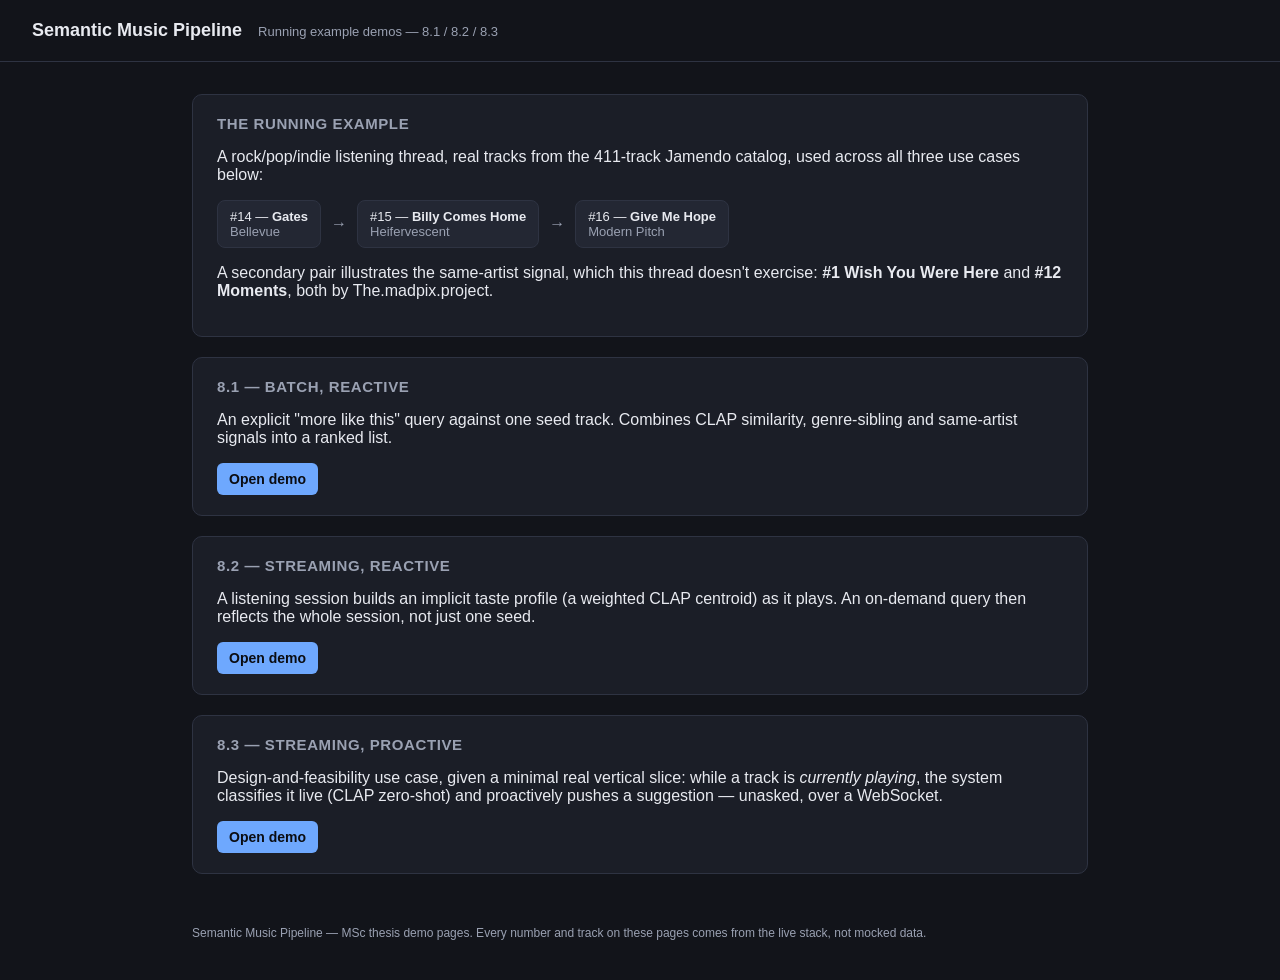
<file: demo/index.html>
<!DOCTYPE html>
<html lang="en">
<head>
<meta charset="utf-8">
<title>Semantic Music Pipeline — Demo</title>
<link rel="stylesheet" href="style.css">
</head>
<body>
<header class="top">
  <h1>Semantic Music Pipeline</h1>
  <span class="tag">Running example demos — 8.1 / 8.2 / 8.3</span>
</header>
<main>
  <div class="panel">
    <h2>The running example</h2>
    <p>A rock/pop/indie listening thread, real tracks from the 411-track Jamendo catalog,
       used across all three use cases below:</p>
    <div class="example-thread">
      <div class="step">#14 &mdash; <strong>Gates</strong><br><span style="color:var(--muted)">Bellevue</span></div>
      <span class="arrow">&rarr;</span>
      <div class="step">#15 &mdash; <strong>Billy Comes Home</strong><br><span style="color:var(--muted)">Heifervescent</span></div>
      <span class="arrow">&rarr;</span>
      <div class="step">#16 &mdash; <strong>Give Me Hope</strong><br><span style="color:var(--muted)">Modern Pitch</span></div>
    </div>
    <p style="margin-top:16px">A secondary pair illustrates the same-artist signal, which this thread
       doesn't exercise: <strong>#1 Wish You Were Here</strong> and <strong>#12 Moments</strong>,
       both by The.madpix.project.</p>
  </div>

  <div class="panel">
    <h2>8.1 &mdash; Batch, Reactive</h2>
    <p>An explicit "more like this" query against one seed track. Combines CLAP similarity,
       genre-sibling and same-artist signals into a ranked list.</p>
    <a href="uc81.html"><button>Open demo</button></a>
  </div>

  <div class="panel">
    <h2>8.2 &mdash; Streaming, Reactive</h2>
    <p>A listening session builds an implicit taste profile (a weighted CLAP centroid) as it plays.
       An on-demand query then reflects the whole session, not just one seed.</p>
    <a href="uc82.html"><button>Open demo</button></a>
  </div>

  <div class="panel">
    <h2>8.3 &mdash; Streaming, Proactive</h2>
    <p>Design-and-feasibility use case, given a minimal real vertical slice: while a track is
       <em>currently playing</em>, the system classifies it live (CLAP zero-shot) and proactively
       pushes a suggestion &mdash; unasked, over a WebSocket.</p>
    <a href="uc83.html"><button>Open demo</button></a>
  </div>
</main>
<footer>Semantic Music Pipeline &mdash; MSc thesis demo pages. Every number and track on these pages
  comes from the live stack, not mocked data.</footer>
</body>
</html>
</file>
<file: demo/style.css>
:root {
  --bg: #12141a;
  --panel: #1b1e27;
  --panel-2: #232733;
  --border: #2e3342;
  --text: #e8eaf0;
  --muted: #9aa1b2;
  --accent: #6ea8fe;
  --accent-2: #f2b84b;
  --good: #5fd88f;
  --bad: #e88b8b;
}

* { box-sizing: border-box; }

body {
  margin: 0;
  font-family: "Segoe UI", Roboto, Helvetica, Arial, sans-serif;
  background: var(--bg);
  color: var(--text);
}

header.top {
  padding: 20px 32px;
  border-bottom: 1px solid var(--border);
  display: flex;
  align-items: baseline;
  gap: 16px;
}

header.top h1 {
  font-size: 18px;
  margin: 0;
  font-weight: 600;
}

header.top .tag {
  color: var(--muted);
  font-size: 13px;
}

nav.usecase-nav {
  display: flex;
  gap: 8px;
  margin-left: auto;
}

nav.usecase-nav a {
  color: var(--muted);
  text-decoration: none;
  font-size: 13px;
  padding: 6px 12px;
  border-radius: 6px;
  border: 1px solid var(--border);
}

nav.usecase-nav a.active {
  color: var(--text);
  border-color: var(--accent);
  background: rgba(110, 168, 254, 0.12);
}

main {
  max-width: 960px;
  margin: 0 auto;
  padding: 32px;
}

.panel {
  background: var(--panel);
  border: 1px solid var(--border);
  border-radius: 10px;
  padding: 20px 24px;
  margin-bottom: 20px;
}

.panel h2 {
  margin-top: 0;
  font-size: 15px;
  color: var(--muted);
  text-transform: uppercase;
  letter-spacing: 0.04em;
}

.track-card {
  display: flex;
  align-items: center;
  gap: 14px;
  background: var(--panel-2);
  border-radius: 8px;
  padding: 14px 16px;
  margin-bottom: 10px;
}

.track-card .rank {
  font-size: 20px;
  font-weight: 700;
  color: var(--muted);
  width: 28px;
  text-align: center;
}

.track-card .meta { flex: 1; }
.track-card .title { font-weight: 600; }
.track-card .artist { color: var(--muted); font-size: 13px; }

.badges { display: flex; gap: 6px; flex-wrap: wrap; }

.badge {
  font-size: 11px;
  padding: 3px 8px;
  border-radius: 999px;
  border: 1px solid var(--border);
  color: var(--muted);
}

.badge.on-similarity { border-color: var(--accent); color: var(--accent); }
.badge.on-genre { border-color: var(--accent-2); color: var(--accent-2); }
.badge.on-artist { border-color: var(--good); color: var(--good); }

.score {
  font-variant-numeric: tabular-nums;
  color: var(--muted);
  font-size: 13px;
  width: 60px;
  text-align: right;
}

input, select, button {
  background: var(--panel-2);
  border: 1px solid var(--border);
  color: var(--text);
  border-radius: 6px;
  padding: 8px 12px;
  font-size: 14px;
}

button {
  background: var(--accent);
  color: #0b0d12;
  font-weight: 600;
  cursor: pointer;
  border: none;
}

button:hover { filter: brightness(1.08); }

.row { display: flex; gap: 10px; align-items: center; }

.pill {
  display: inline-block;
  font-size: 12px;
  color: var(--muted);
  border: 1px solid var(--border);
  border-radius: 999px;
  padding: 3px 10px;
  margin-right: 6px;
}

.pill.live { color: var(--good); border-color: var(--good); }

.note {
  color: var(--muted);
  font-size: 13px;
  border-left: 3px solid var(--accent-2);
  padding: 8px 12px;
  background: rgba(242, 184, 75, 0.08);
  border-radius: 4px;
  margin-top: 10px;
}

.empty { color: var(--muted); font-style: italic; padding: 20px 0; }

.example-thread {
  display: flex;
  gap: 10px;
  align-items: center;
  flex-wrap: wrap;
  margin-top: 8px;
}

.example-thread .step {
  background: var(--panel-2);
  border: 1px solid var(--border);
  border-radius: 8px;
  padding: 8px 12px;
  font-size: 13px;
}

.example-thread .arrow { color: var(--muted); }

footer {
  max-width: 960px;
  margin: 0 auto;
  padding: 0 32px 40px;
  color: var(--muted);
  font-size: 12px;
}

.status-line { color: var(--muted); font-size: 13px; margin-bottom: 14px; }
.status-line .dot { display: inline-block; width: 8px; height: 8px; border-radius: 50%; margin-right: 6px; }
.status-line .dot.ok { background: var(--good); }
.status-line .dot.err { background: var(--bad); }

/* ---- visual demo layer: semantic-space scatter, animated bars, pulses ---- */

main.wide { max-width: 1360px; }

.viz-grid {
  display: grid;
  grid-template-columns: 1.35fr 1fr;
  gap: 20px;
  align-items: start;
}

@media (max-width: 1100px) {
  .viz-grid { grid-template-columns: 1fr; }
}

.viz-panel {
  background: radial-gradient(ellipse at 30% 20%, #1c2130 0%, var(--panel) 60%);
  border: 1px solid var(--border);
  border-radius: 12px;
  padding: 16px 16px 8px;
  position: relative;
  overflow: hidden;
}

.viz-panel svg { width: 100%; height: auto; display: block; }

.viz-caption {
  color: var(--muted);
  font-size: 11.5px;
  padding: 6px 4px 2px;
  line-height: 1.5;
}

.viz-legend {
  display: flex;
  gap: 14px;
  flex-wrap: wrap;
  font-size: 11px;
  color: var(--muted);
  padding: 0 4px 8px;
}

.viz-legend .swatch {
  display: inline-block;
  width: 9px;
  height: 9px;
  border-radius: 50%;
  margin-right: 5px;
  vertical-align: middle;
}

.track-dot { transition: r 0.4s ease, opacity 0.4s ease; }

@keyframes pulse-ring {
  0%   { r: 6px; opacity: 0.9; }
  70%  { r: 26px; opacity: 0; }
  100% { r: 26px; opacity: 0; }
}

.pulse-ring {
  animation: pulse-ring 2.2s cubic-bezier(0.2, 0.6, 0.4, 1) infinite;
  fill: none;
  stroke-width: 2px;
}

@keyframes glow-pulse {
  0%, 100% { filter: drop-shadow(0 0 3px currentColor); }
  50%      { filter: drop-shadow(0 0 10px currentColor); }
}

.glow-pulse { animation: glow-pulse 1.8s ease-in-out infinite; }

.signal-bars { display: flex; flex-direction: column; gap: 3px; margin-top: 6px; }

.signal-bar-row {
  display: flex;
  align-items: center;
  gap: 6px;
  font-size: 10px;
  color: var(--muted);
}

.signal-bar-row .label { width: 58px; flex-shrink: 0; text-align: right; }

.signal-bar-track {
  flex: 1;
  height: 6px;
  background: var(--border);
  border-radius: 3px;
  overflow: hidden;
}

.signal-bar-fill {
  height: 100%;
  width: 0;
  border-radius: 3px;
  transition: width 0.9s cubic-bezier(0.16, 1, 0.3, 1);
}

.signal-bar-fill.similarity { background: linear-gradient(90deg, #2f5c8a, var(--accent)); }
.signal-bar-fill.genre { background: linear-gradient(90deg, #a8792a, var(--accent-2)); }
.signal-bar-fill.artist { background: linear-gradient(90deg, #2f7a4f, var(--good)); }

/* No entrance keyframe animation here (removed, not just detuned): with or
   without `backwards`, headless-Chrome screenshot capture intermittently
   froze individual cards mid-transition regardless of elapsed virtual time
   -- confirmed via --dump-dom that the underlying content was always
   complete and correct, only the rendered opacity/transform was unreliable.
   The scatter plot's D3 transitions (highlightTracks/connectFrom) and the
   classification bar-fill transition did not show this problem and are
   kept. Cards render immediately instead. */
.track-card.rec-enter { }

.push-toast {
  position: absolute;
  top: 14px;
  right: 14px;
  background: linear-gradient(135deg, #1f2937, #111827);
  border: 1px solid var(--good);
  box-shadow: 0 0 24px rgba(95, 216, 143, 0.35);
  border-radius: 10px;
  padding: 10px 14px;
  font-size: 12px;
  color: var(--good);
  transform: translateY(-12px);
  opacity: 0;
  transition: all 0.5s cubic-bezier(0.16, 1, 0.3, 1);
  pointer-events: none;
}

.push-toast.show { transform: translateY(0); opacity: 1; }

.classify-bars { display: flex; flex-direction: column; gap: 8px; }

.classify-row .tag-name { display: flex; justify-content: space-between; font-size: 12px; margin-bottom: 3px; }
.classify-row .tag-name .val { color: var(--accent-2); font-variant-numeric: tabular-nums; }

.classify-bar-track {
  height: 8px;
  background: var(--panel-2);
  border-radius: 4px;
  overflow: hidden;
  border: 1px solid var(--border);
}

.classify-bar-fill {
  height: 100%;
  width: 0%;
  background: linear-gradient(90deg, #a8792a, var(--accent-2));
  border-radius: 4px;
  transition: width 1.1s cubic-bezier(0.16, 1, 0.3, 1);
}

/* ---- viz tab toggle: switch a viz-panel between the embedding scatter and
   the knowledge-graph view without duplicating the surrounding panel chrome ---- */

.viz-tabs {
  display: flex;
  gap: 4px;
  padding: 0 4px 10px;
}

.viz-tab {
  background: var(--panel-2);
  border: 1px solid var(--border);
  color: var(--muted);
  border-radius: 7px;
  padding: 6px 12px;
  font-size: 12px;
  cursor: pointer;
}

.viz-tab.active {
  color: var(--text);
  border-color: var(--accent);
  background: #232a3d;
}

.viz-view { display: none; }
.viz-view.active { display: block; }

.graph-node circle { cursor: grab; }
.graph-node text { user-select: none; }
</file>
